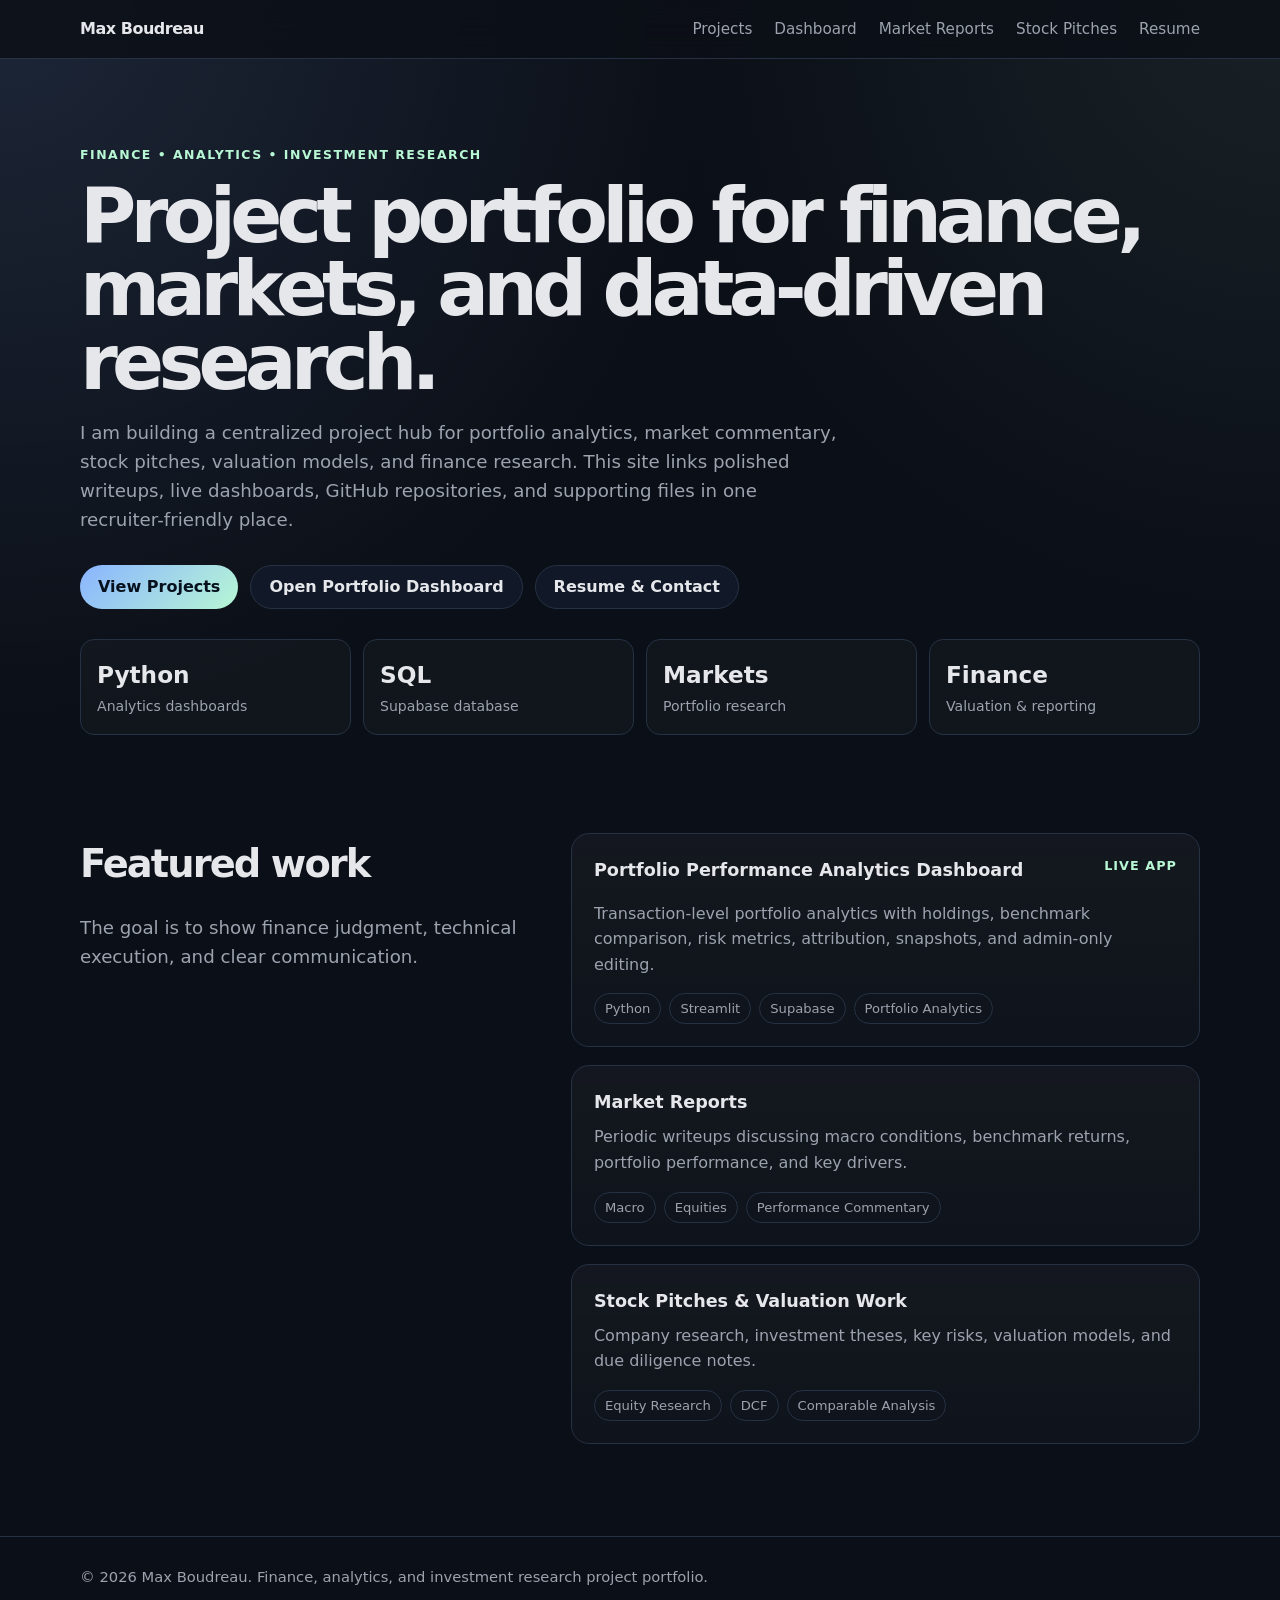
<file: index.html>
<!doctype html>
<html lang="en">
<head>
  <meta charset="utf-8">
  <meta name="viewport" content="width=device-width, initial-scale=1">
  <title>Index | Max Boudreau</title>
  <meta name="description" content="Finance, analytics, and investment research project portfolio for Max Boudreau.">
  <link rel="stylesheet" href="assets/css/style.css">
</head>
<body>

<nav class="nav">
  <div class="container nav-inner">
    <a class="brand" href="index.html">Max Boudreau</a>
    <div class="nav-links">
      <a href="projects.html">Projects</a>
      <a href="portfolio-dashboard.html">Dashboard</a>
      <a href="market-reports.html">Market Reports</a>
      <a href="stock-pitches.html">Stock Pitches</a>
      <a href="resume.html">Resume</a>
    </div>
  </div>
</nav>


<main>
  <section class="hero">
    <div class="container">
      <div class="eyebrow">Finance • Analytics • Investment Research</div>
      <h1>Project portfolio for finance, markets, and data-driven research.</h1>
      <p class="lede">
        I am building a centralized project hub for portfolio analytics, market commentary,
        stock pitches, valuation models, and finance research. This site links polished writeups,
        live dashboards, GitHub repositories, and supporting files in one recruiter-friendly place.
      </p>
      <div class="cta-row">
        <a class="button primary" href="projects.html">View Projects</a>
        <a class="button" href="portfolio-dashboard.html">Open Portfolio Dashboard</a>
        <a class="button" href="resume.html">Resume & Contact</a>
      </div>
      <div class="stats">
        <div class="stat"><strong>Python</strong><span>Analytics dashboards</span></div>
        <div class="stat"><strong>SQL</strong><span>Supabase database</span></div>
        <div class="stat"><strong>Markets</strong><span>Portfolio research</span></div>
        <div class="stat"><strong>Finance</strong><span>Valuation & reporting</span></div>
      </div>
    </div>
  </section>

  <section class="section">
    <div class="container split">
      <div>
        <h2>Featured work</h2>
        <p class="lede">The goal is to show finance judgment, technical execution, and clear communication.</p>
      </div>
      <div class="grid">
        <a class="card" href="portfolio-dashboard.html">
          <div class="project-title">
            <h3>Portfolio Performance Analytics Dashboard</h3>
            <span class="project-status">Live app</span>
          </div>
          <p>Transaction-level portfolio analytics with holdings, benchmark comparison, risk metrics, attribution, snapshots, and admin-only editing.</p>
          <div class="meta">
            <span class="tag">Python</span><span class="tag">Streamlit</span><span class="tag">Supabase</span><span class="tag">Portfolio Analytics</span>
          </div>
        </a>
        <a class="card" href="market-reports.html">
          <h3>Market Reports</h3>
          <p>Periodic writeups discussing macro conditions, benchmark returns, portfolio performance, and key drivers.</p>
          <div class="meta">
            <span class="tag">Macro</span><span class="tag">Equities</span><span class="tag">Performance Commentary</span>
          </div>
        </a>
        <a class="card" href="stock-pitches.html">
          <h3>Stock Pitches & Valuation Work</h3>
          <p>Company research, investment theses, key risks, valuation models, and due diligence notes.</p>
          <div class="meta">
            <span class="tag">Equity Research</span><span class="tag">DCF</span><span class="tag">Comparable Analysis</span>
          </div>
        </a>
      </div>
    </div>
  </section>
</main>


<footer class="footer">
  <div class="container">
    <span>© 2026 Max Boudreau. Finance, analytics, and investment research project portfolio.</span>
  </div>
</footer>

</body>
</html>
</file>
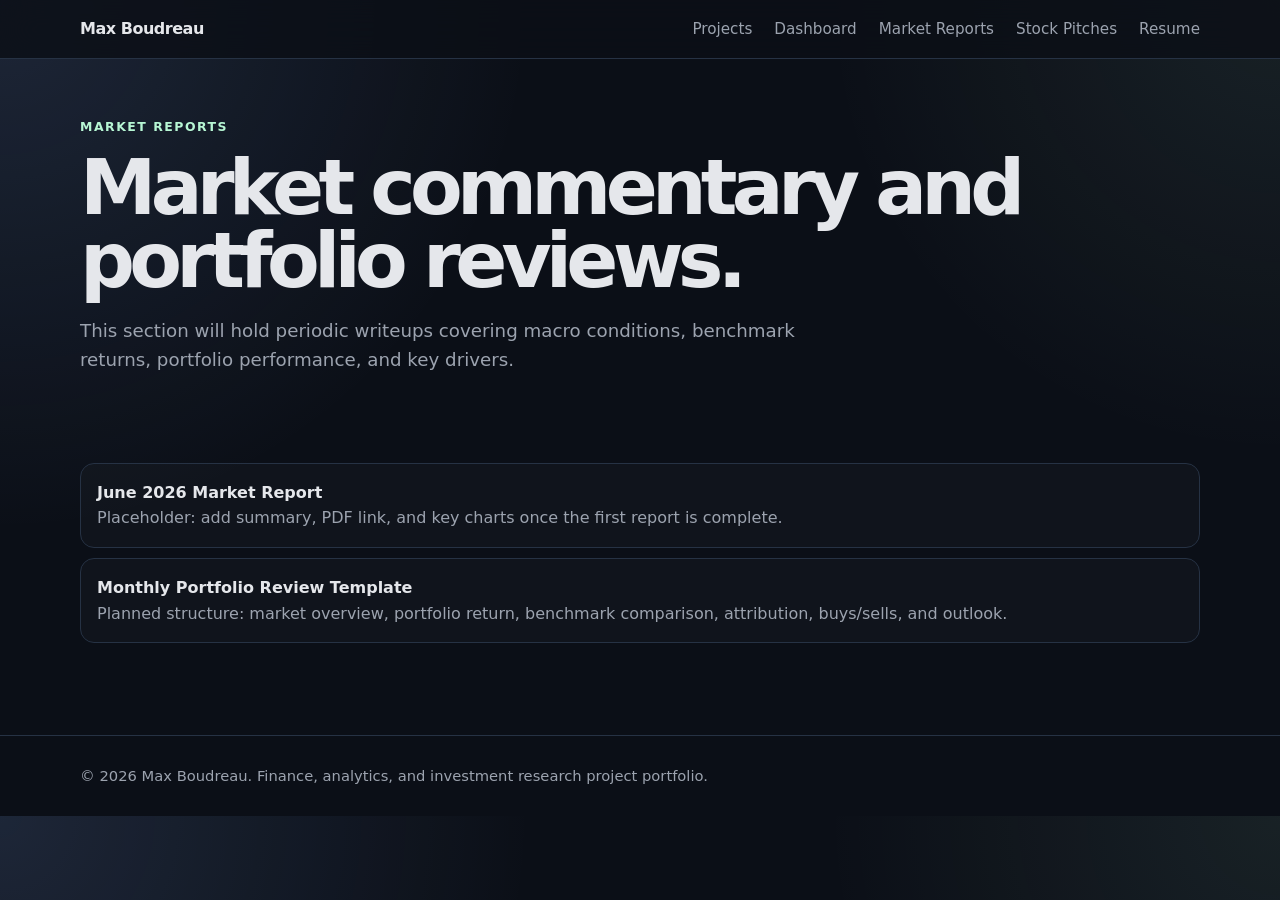
<file: market-reports.html>
<!doctype html>
<html lang="en">
<head>
  <meta charset="utf-8">
  <meta name="viewport" content="width=device-width, initial-scale=1">
  <title>Market Reports | Max Boudreau</title>
  <meta name="description" content="Finance, analytics, and investment research project portfolio for Max Boudreau.">
  <link rel="stylesheet" href="assets/css/style.css">
</head>
<body>

<nav class="nav">
  <div class="container nav-inner">
    <a class="brand" href="index.html">Max Boudreau</a>
    <div class="nav-links">
      <a href="projects.html">Projects</a>
      <a href="portfolio-dashboard.html">Dashboard</a>
      <a href="market-reports.html">Market Reports</a>
      <a href="stock-pitches.html">Stock Pitches</a>
      <a href="resume.html">Resume</a>
    </div>
  </div>
</nav>


<main class="page-header">
  <div class="container">
    <div class="eyebrow">Market Reports</div>
    <h1>Market commentary and portfolio reviews.</h1>
    <p class="lede">This section will hold periodic writeups covering macro conditions, benchmark returns, portfolio performance, and key drivers.</p>
  </div>
</main>

<section class="section">
  <div class="container table-like">
    <div class="row">
      <strong>June 2026 Market Report</strong>
      <span>Placeholder: add summary, PDF link, and key charts once the first report is complete.</span>
    </div>
    <div class="row">
      <strong>Monthly Portfolio Review Template</strong>
      <span>Planned structure: market overview, portfolio return, benchmark comparison, attribution, buys/sells, and outlook.</span>
    </div>
  </div>
</section>


<footer class="footer">
  <div class="container">
    <span>© 2026 Max Boudreau. Finance, analytics, and investment research project portfolio.</span>
  </div>
</footer>

</body>
</html>
</file>
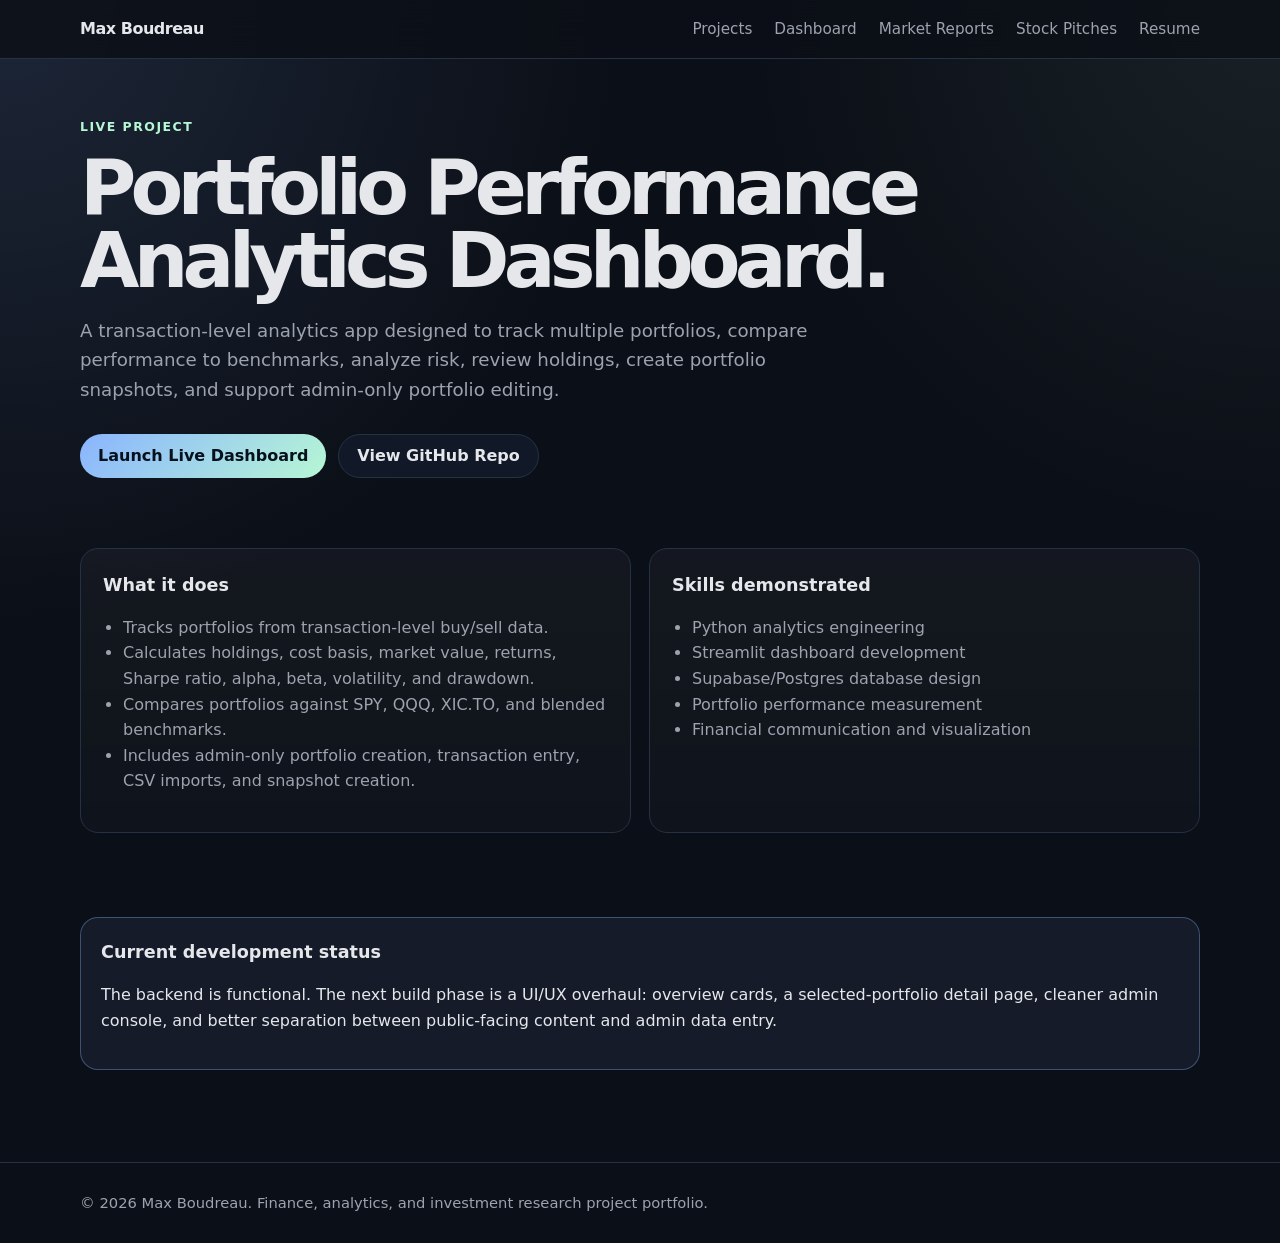
<file: portfolio-dashboard.html>
<!doctype html>
<html lang="en">
<head>
  <meta charset="utf-8">
  <meta name="viewport" content="width=device-width, initial-scale=1">
  <title>Portfolio Dashboard | Max Boudreau</title>
  <meta name="description" content="Finance, analytics, and investment research project portfolio for Max Boudreau.">
  <link rel="stylesheet" href="assets/css/style.css">
</head>
<body>

<nav class="nav">
  <div class="container nav-inner">
    <a class="brand" href="index.html">Max Boudreau</a>
    <div class="nav-links">
      <a href="projects.html">Projects</a>
      <a href="portfolio-dashboard.html">Dashboard</a>
      <a href="market-reports.html">Market Reports</a>
      <a href="stock-pitches.html">Stock Pitches</a>
      <a href="resume.html">Resume</a>
    </div>
  </div>
</nav>


<main class="page-header">
  <div class="container">
    <div class="eyebrow">Live Project</div>
    <h1>Portfolio Performance Analytics Dashboard.</h1>
    <p class="lede">
      A transaction-level analytics app designed to track multiple portfolios, compare performance to benchmarks,
      analyze risk, review holdings, create portfolio snapshots, and support admin-only portfolio editing.
    </p>
    <div class="cta-row">
      <a class="button primary" href="https://portfolio-performance-dashboard-dmqbt7x7ydt3rm2iabmino.streamlit.app/" target="_blank" rel="noopener">Launch Live Dashboard</a>
      <a class="button" href="https://github.com/max-boudreau/portfolio-performance-dashboard" target="_blank" rel="noopener">View GitHub Repo</a>
    </div>
  </div>
</main>

<section class="section">
  <div class="container grid two">
    <div class="card">
      <h3>What it does</h3>
      <ul class="list">
        <li>Tracks portfolios from transaction-level buy/sell data.</li>
        <li>Calculates holdings, cost basis, market value, returns, Sharpe ratio, alpha, beta, volatility, and drawdown.</li>
        <li>Compares portfolios against SPY, QQQ, XIC.TO, and blended benchmarks.</li>
        <li>Includes admin-only portfolio creation, transaction entry, CSV imports, and snapshot creation.</li>
      </ul>
    </div>
    <div class="card">
      <h3>Skills demonstrated</h3>
      <ul class="list">
        <li>Python analytics engineering</li>
        <li>Streamlit dashboard development</li>
        <li>Supabase/Postgres database design</li>
        <li>Portfolio performance measurement</li>
        <li>Financial communication and visualization</li>
      </ul>
    </div>
  </div>
</section>

<section class="section">
  <div class="container callout">
    <h3>Current development status</h3>
    <p>
      The backend is functional. The next build phase is a UI/UX overhaul: overview cards, a selected-portfolio detail page,
      cleaner admin console, and better separation between public-facing content and admin data entry.
    </p>
  </div>
</section>


<footer class="footer">
  <div class="container">
    <span>© 2026 Max Boudreau. Finance, analytics, and investment research project portfolio.</span>
  </div>
</footer>

</body>
</html>
</file>
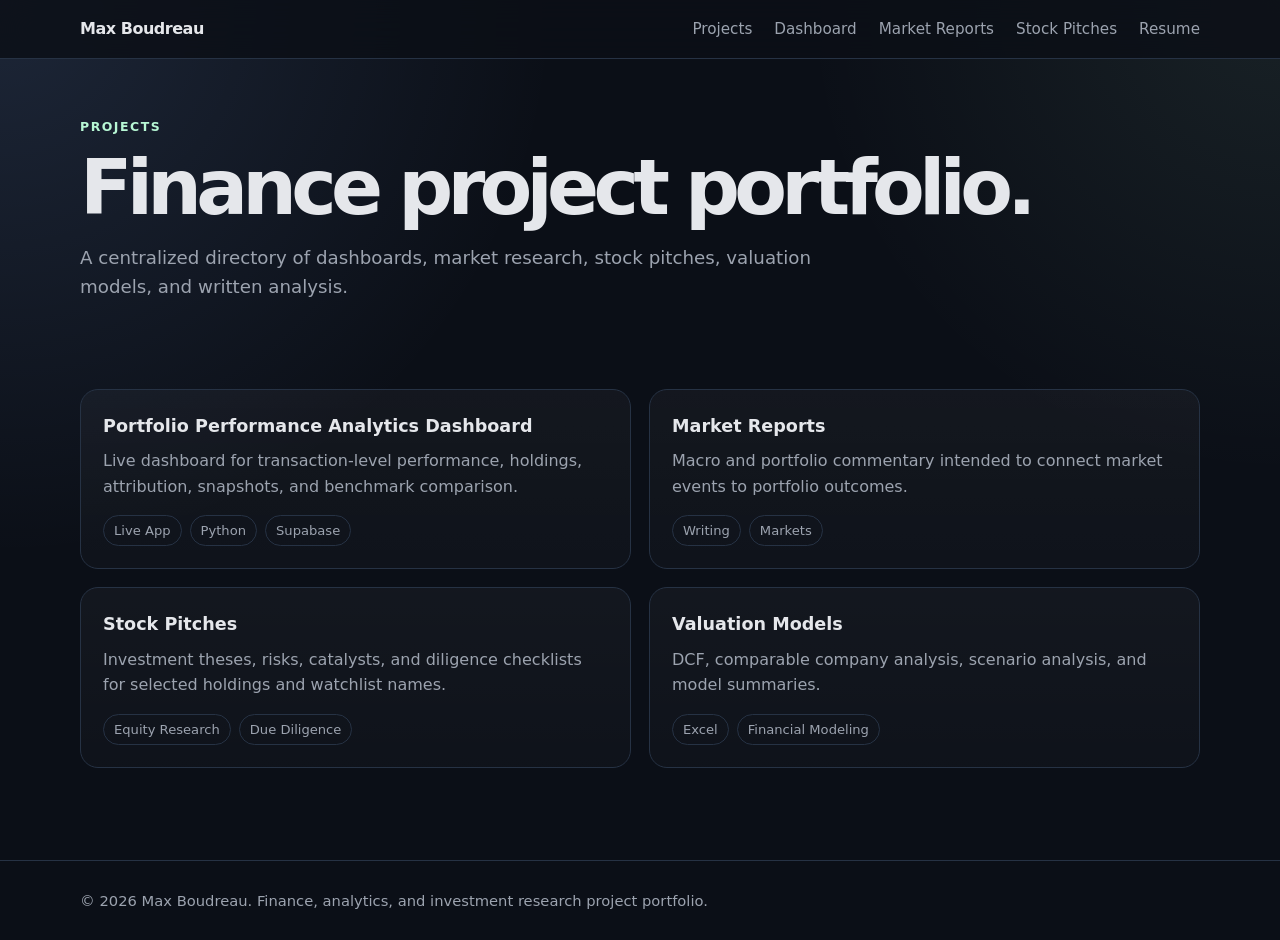
<file: projects.html>
<!doctype html>
<html lang="en">
<head>
  <meta charset="utf-8">
  <meta name="viewport" content="width=device-width, initial-scale=1">
  <title>Projects | Max Boudreau</title>
  <meta name="description" content="Finance, analytics, and investment research project portfolio for Max Boudreau.">
  <link rel="stylesheet" href="assets/css/style.css">
</head>
<body>

<nav class="nav">
  <div class="container nav-inner">
    <a class="brand" href="index.html">Max Boudreau</a>
    <div class="nav-links">
      <a href="projects.html">Projects</a>
      <a href="portfolio-dashboard.html">Dashboard</a>
      <a href="market-reports.html">Market Reports</a>
      <a href="stock-pitches.html">Stock Pitches</a>
      <a href="resume.html">Resume</a>
    </div>
  </div>
</nav>


<main class="page-header">
  <div class="container">
    <div class="eyebrow">Projects</div>
    <h1>Finance project portfolio.</h1>
    <p class="lede">A centralized directory of dashboards, market research, stock pitches, valuation models, and written analysis.</p>
  </div>
</main>

<section class="section">
  <div class="container grid two">
    <a class="card" href="portfolio-dashboard.html">
      <h3>Portfolio Performance Analytics Dashboard</h3>
      <p>Live dashboard for transaction-level performance, holdings, attribution, snapshots, and benchmark comparison.</p>
      <div class="meta"><span class="tag">Live App</span><span class="tag">Python</span><span class="tag">Supabase</span></div>
    </a>
    <a class="card" href="market-reports.html">
      <h3>Market Reports</h3>
      <p>Macro and portfolio commentary intended to connect market events to portfolio outcomes.</p>
      <div class="meta"><span class="tag">Writing</span><span class="tag">Markets</span></div>
    </a>
    <a class="card" href="stock-pitches.html">
      <h3>Stock Pitches</h3>
      <p>Investment theses, risks, catalysts, and diligence checklists for selected holdings and watchlist names.</p>
      <div class="meta"><span class="tag">Equity Research</span><span class="tag">Due Diligence</span></div>
    </a>
    <a class="card" href="valuation-models.html">
      <h3>Valuation Models</h3>
      <p>DCF, comparable company analysis, scenario analysis, and model summaries.</p>
      <div class="meta"><span class="tag">Excel</span><span class="tag">Financial Modeling</span></div>
    </a>
  </div>
</section>


<footer class="footer">
  <div class="container">
    <span>© 2026 Max Boudreau. Finance, analytics, and investment research project portfolio.</span>
  </div>
</footer>

</body>
</html>
</file>
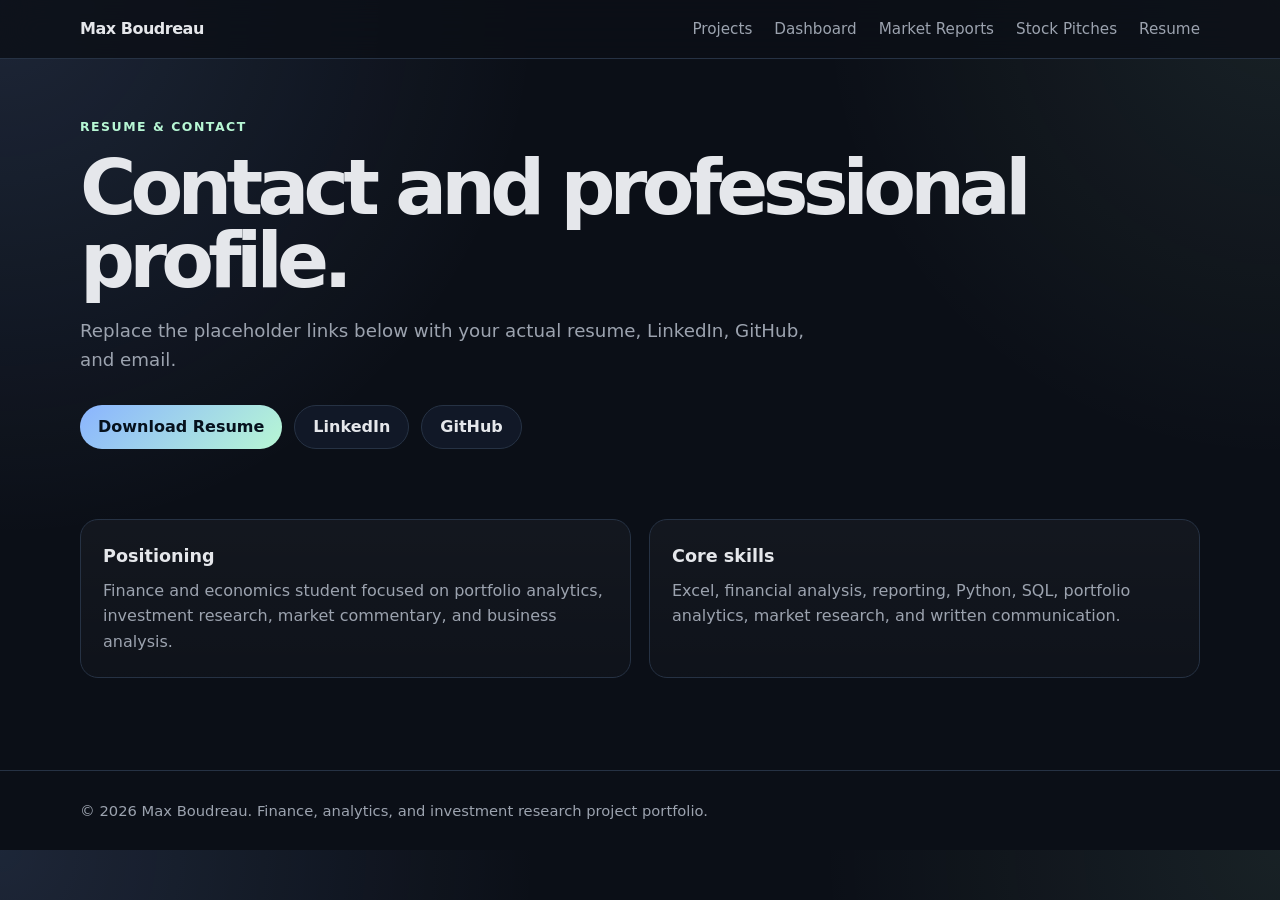
<file: resume.html>
<!doctype html>
<html lang="en">
<head>
  <meta charset="utf-8">
  <meta name="viewport" content="width=device-width, initial-scale=1">
  <title>Resume | Max Boudreau</title>
  <meta name="description" content="Finance, analytics, and investment research project portfolio for Max Boudreau.">
  <link rel="stylesheet" href="assets/css/style.css">
</head>
<body>

<nav class="nav">
  <div class="container nav-inner">
    <a class="brand" href="index.html">Max Boudreau</a>
    <div class="nav-links">
      <a href="projects.html">Projects</a>
      <a href="portfolio-dashboard.html">Dashboard</a>
      <a href="market-reports.html">Market Reports</a>
      <a href="stock-pitches.html">Stock Pitches</a>
      <a href="resume.html">Resume</a>
    </div>
  </div>
</nav>


<main class="page-header">
  <div class="container">
    <div class="eyebrow">Resume & Contact</div>
    <h1>Contact and professional profile.</h1>
    <p class="lede">Replace the placeholder links below with your actual resume, LinkedIn, GitHub, and email.</p>
    <div class="cta-row">
      <a class="button primary" href="assets/files/resume.pdf">Download Resume</a>
      <a class="button" href="https://www.linkedin.com/in/YOUR-LINKEDIN-HERE" target="_blank" rel="noopener">LinkedIn</a>
      <a class="button" href="https://github.com/max-boudreau" target="_blank" rel="noopener">GitHub</a>
    </div>
  </div>
</main>

<section class="section">
  <div class="container grid two">
    <div class="card">
      <h3>Positioning</h3>
      <p>Finance and economics student focused on portfolio analytics, investment research, market commentary, and business analysis.</p>
    </div>
    <div class="card">
      <h3>Core skills</h3>
      <p>Excel, financial analysis, reporting, Python, SQL, portfolio analytics, market research, and written communication.</p>
    </div>
  </div>
</section>


<footer class="footer">
  <div class="container">
    <span>© 2026 Max Boudreau. Finance, analytics, and investment research project portfolio.</span>
  </div>
</footer>

</body>
</html>
</file>
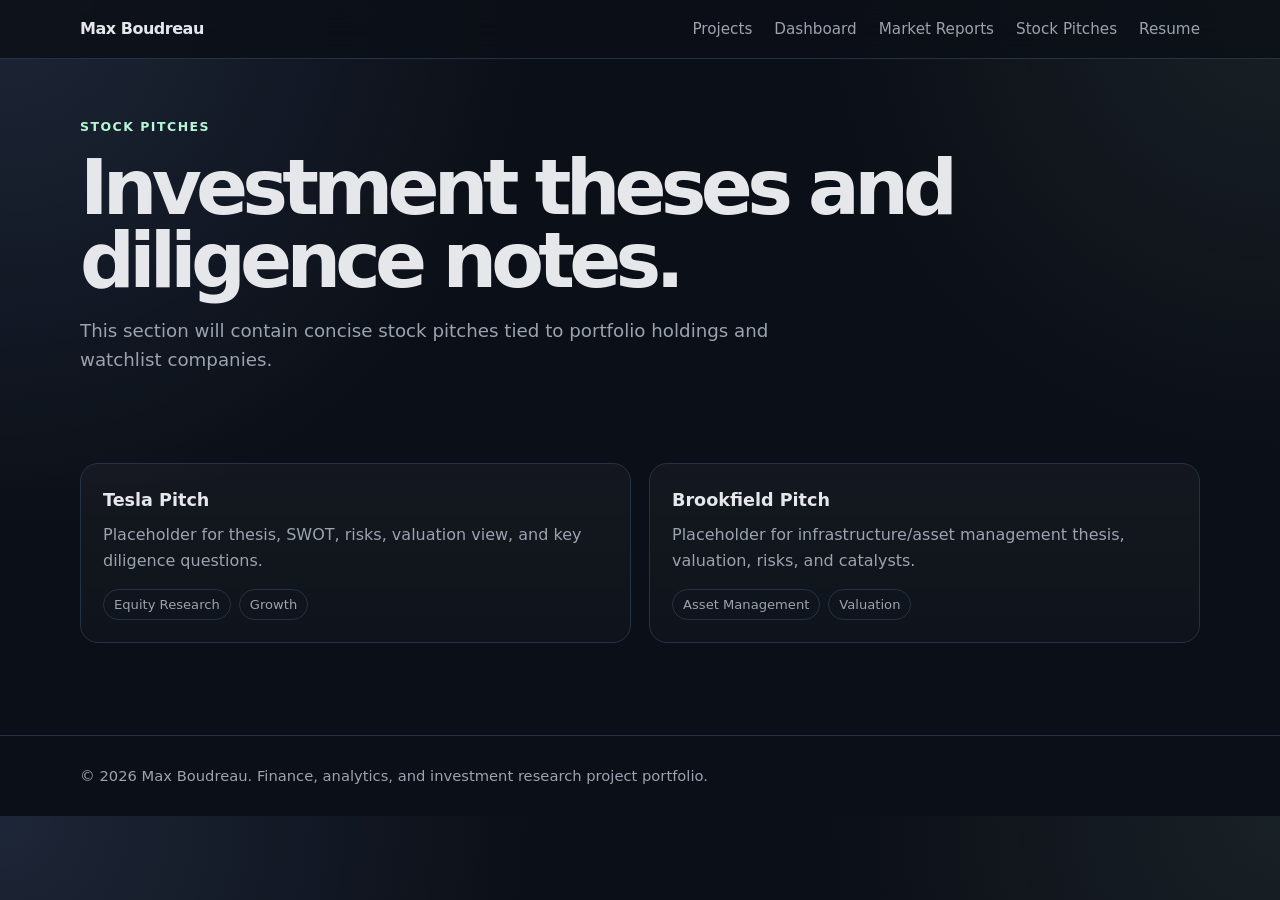
<file: stock-pitches.html>
<!doctype html>
<html lang="en">
<head>
  <meta charset="utf-8">
  <meta name="viewport" content="width=device-width, initial-scale=1">
  <title>Stock Pitches | Max Boudreau</title>
  <meta name="description" content="Finance, analytics, and investment research project portfolio for Max Boudreau.">
  <link rel="stylesheet" href="assets/css/style.css">
</head>
<body>

<nav class="nav">
  <div class="container nav-inner">
    <a class="brand" href="index.html">Max Boudreau</a>
    <div class="nav-links">
      <a href="projects.html">Projects</a>
      <a href="portfolio-dashboard.html">Dashboard</a>
      <a href="market-reports.html">Market Reports</a>
      <a href="stock-pitches.html">Stock Pitches</a>
      <a href="resume.html">Resume</a>
    </div>
  </div>
</nav>


<main class="page-header">
  <div class="container">
    <div class="eyebrow">Stock Pitches</div>
    <h1>Investment theses and diligence notes.</h1>
    <p class="lede">This section will contain concise stock pitches tied to portfolio holdings and watchlist companies.</p>
  </div>
</main>

<section class="section">
  <div class="container grid two">
    <div class="card">
      <h3>Tesla Pitch</h3>
      <p>Placeholder for thesis, SWOT, risks, valuation view, and key diligence questions.</p>
      <div class="meta"><span class="tag">Equity Research</span><span class="tag">Growth</span></div>
    </div>
    <div class="card">
      <h3>Brookfield Pitch</h3>
      <p>Placeholder for infrastructure/asset management thesis, valuation, risks, and catalysts.</p>
      <div class="meta"><span class="tag">Asset Management</span><span class="tag">Valuation</span></div>
    </div>
  </div>
</section>


<footer class="footer">
  <div class="container">
    <span>© 2026 Max Boudreau. Finance, analytics, and investment research project portfolio.</span>
  </div>
</footer>

</body>
</html>
</file>
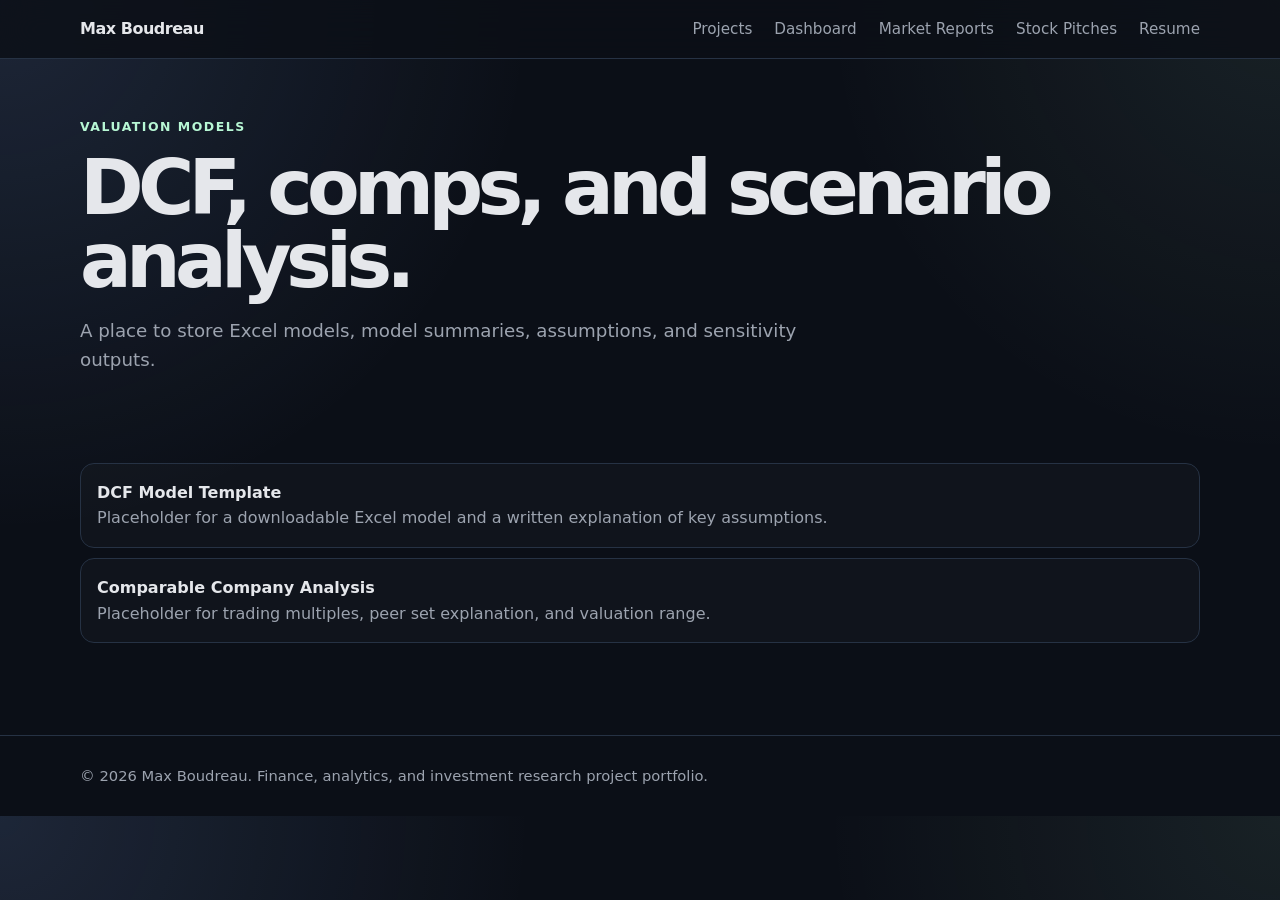
<file: valuation-models.html>
<!doctype html>
<html lang="en">
<head>
  <meta charset="utf-8">
  <meta name="viewport" content="width=device-width, initial-scale=1">
  <title>Valuation Models | Max Boudreau</title>
  <meta name="description" content="Finance, analytics, and investment research project portfolio for Max Boudreau.">
  <link rel="stylesheet" href="assets/css/style.css">
</head>
<body>

<nav class="nav">
  <div class="container nav-inner">
    <a class="brand" href="index.html">Max Boudreau</a>
    <div class="nav-links">
      <a href="projects.html">Projects</a>
      <a href="portfolio-dashboard.html">Dashboard</a>
      <a href="market-reports.html">Market Reports</a>
      <a href="stock-pitches.html">Stock Pitches</a>
      <a href="resume.html">Resume</a>
    </div>
  </div>
</nav>


<main class="page-header">
  <div class="container">
    <div class="eyebrow">Valuation Models</div>
    <h1>DCF, comps, and scenario analysis.</h1>
    <p class="lede">A place to store Excel models, model summaries, assumptions, and sensitivity outputs.</p>
  </div>
</main>

<section class="section">
  <div class="container table-like">
    <div class="row">
      <strong>DCF Model Template</strong>
      <span>Placeholder for a downloadable Excel model and a written explanation of key assumptions.</span>
    </div>
    <div class="row">
      <strong>Comparable Company Analysis</strong>
      <span>Placeholder for trading multiples, peer set explanation, and valuation range.</span>
    </div>
  </div>
</section>


<footer class="footer">
  <div class="container">
    <span>© 2026 Max Boudreau. Finance, analytics, and investment research project portfolio.</span>
  </div>
</footer>

</body>
</html>
</file>
<file: assets/css/style.css>
:root {
  --bg: #0b0f17;
  --panel: #111827;
  --panel-2: #161f2e;
  --text: #e5e7eb;
  --muted: #9ca3af;
  --line: #263244;
  --accent: #8ab4ff;
  --accent-2: #b7f7d4;
  --danger: #fca5a5;
  --card-radius: 18px;
  --max-width: 1120px;
}

* {
  box-sizing: border-box;
}

html {
  scroll-behavior: smooth;
}

body {
  margin: 0;
  font-family: Inter, ui-sans-serif, system-ui, -apple-system, BlinkMacSystemFont, "Segoe UI", sans-serif;
  background:
    radial-gradient(circle at top left, rgba(138, 180, 255, 0.14), transparent 35%),
    radial-gradient(circle at top right, rgba(183, 247, 212, 0.08), transparent 30%),
    var(--bg);
  color: var(--text);
  line-height: 1.6;
}

a {
  color: inherit;
  text-decoration: none;
}

.container {
  width: min(var(--max-width), calc(100% - 40px));
  margin: 0 auto;
}

.nav {
  position: sticky;
  top: 0;
  z-index: 20;
  backdrop-filter: blur(18px);
  background: rgba(11, 15, 23, 0.82);
  border-bottom: 1px solid var(--line);
}

.nav-inner {
  display: flex;
  justify-content: space-between;
  align-items: center;
  padding: 16px 0;
}

.brand {
  font-weight: 800;
  letter-spacing: -0.03em;
}

.nav-links {
  display: flex;
  gap: 22px;
  color: var(--muted);
  font-size: 0.95rem;
}

.nav-links a:hover {
  color: var(--text);
}

.hero {
  padding: 86px 0 56px;
}

.eyebrow {
  color: var(--accent-2);
  font-weight: 700;
  text-transform: uppercase;
  letter-spacing: 0.12em;
  font-size: 0.78rem;
}

h1 {
  margin: 14px 0 18px;
  font-size: clamp(2.4rem, 6vw, 5rem);
  line-height: 0.96;
  letter-spacing: -0.075em;
}

h2 {
  margin: 0 0 18px;
  font-size: clamp(1.7rem, 3vw, 2.6rem);
  letter-spacing: -0.05em;
}

h3 {
  margin: 0 0 8px;
  font-size: 1.1rem;
}

.lede {
  max-width: 760px;
  color: var(--muted);
  font-size: 1.14rem;
}

.cta-row {
  display: flex;
  gap: 12px;
  flex-wrap: wrap;
  margin-top: 30px;
}

.button {
  display: inline-flex;
  align-items: center;
  justify-content: center;
  min-height: 44px;
  padding: 0 18px;
  border-radius: 999px;
  border: 1px solid var(--line);
  background: var(--panel);
  font-weight: 700;
}

.button.primary {
  background: linear-gradient(135deg, var(--accent), var(--accent-2));
  color: #06111d;
  border: none;
}

.button:hover {
  transform: translateY(-1px);
}

.section {
  padding: 42px 0;
}

.grid {
  display: grid;
  gap: 18px;
}

.grid.two {
  grid-template-columns: repeat(2, minmax(0, 1fr));
}

.grid.three {
  grid-template-columns: repeat(3, minmax(0, 1fr));
}

.card {
  border: 1px solid var(--line);
  background: linear-gradient(180deg, rgba(255,255,255,0.035), rgba(255,255,255,0.015));
  border-radius: var(--card-radius);
  padding: 22px;
}

.card:hover {
  border-color: rgba(138, 180, 255, 0.5);
}

.card p {
  color: var(--muted);
  margin: 8px 0 0;
}

.meta {
  display: flex;
  flex-wrap: wrap;
  gap: 8px;
  margin-top: 16px;
}

.tag {
  border: 1px solid var(--line);
  border-radius: 999px;
  color: var(--muted);
  padding: 4px 10px;
  font-size: 0.82rem;
}

.project-title {
  display: flex;
  justify-content: space-between;
  gap: 16px;
  align-items: flex-start;
}

.project-status {
  color: var(--accent-2);
  font-size: 0.8rem;
  font-weight: 800;
  text-transform: uppercase;
  letter-spacing: 0.08em;
}

.split {
  display: grid;
  grid-template-columns: 0.85fr 1.15fr;
  gap: 26px;
  align-items: start;
}

.stats {
  display: grid;
  grid-template-columns: repeat(4, minmax(0, 1fr));
  gap: 12px;
  margin-top: 30px;
}

.stat {
  border: 1px solid var(--line);
  background: rgba(255,255,255,0.025);
  border-radius: 14px;
  padding: 16px;
}

.stat strong {
  display: block;
  font-size: 1.45rem;
}

.stat span {
  color: var(--muted);
  font-size: 0.88rem;
}

.list {
  padding-left: 20px;
  color: var(--muted);
}

.footer {
  border-top: 1px solid var(--line);
  margin-top: 50px;
  padding: 28px 0;
  color: var(--muted);
  font-size: 0.92rem;
}

.page-header {
  padding: 58px 0 28px;
}

.table-like {
  display: grid;
  gap: 10px;
}

.row {
  border: 1px solid var(--line);
  border-radius: 14px;
  padding: 16px;
  background: rgba(255,255,255,0.02);
}

.row strong {
  display: block;
}

.row span {
  color: var(--muted);
}

.callout {
  border: 1px solid rgba(138, 180, 255, 0.35);
  background: rgba(138, 180, 255, 0.08);
  border-radius: var(--card-radius);
  padding: 20px;
}

@media (max-width: 820px) {
  .nav-inner {
    align-items: flex-start;
    gap: 14px;
    flex-direction: column;
  }

  .nav-links {
    flex-wrap: wrap;
    gap: 14px;
  }

  .grid.two,
  .grid.three,
  .split,
  .stats {
    grid-template-columns: 1fr;
  }

  .hero {
    padding-top: 58px;
  }
}
</file>
